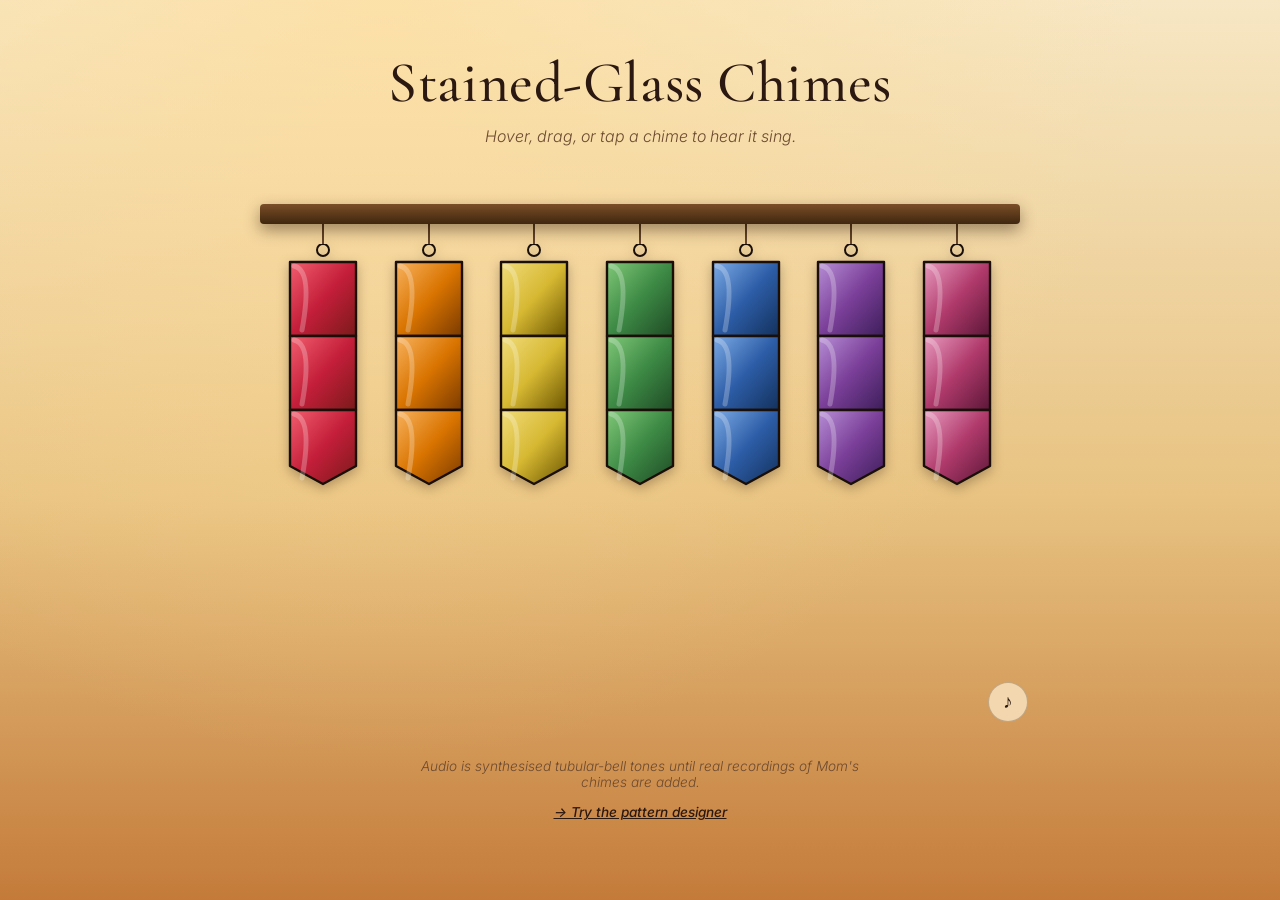
<file: index.html>
<!DOCTYPE html>
<html lang="en">
<head>
  <meta charset="UTF-8">
  <meta name="viewport" content="width=device-width, initial-scale=1.0">
  <title>Stained-Glass Chimes</title>
  <link rel="preconnect" href="https://fonts.googleapis.com">
  <link rel="preconnect" href="https://fonts.gstatic.com" crossorigin>
  <link href="https://fonts.googleapis.com/css2?family=Cormorant+Garamond:wght@400;500;600&family=Inter:wght@300;400;500&display=swap" rel="stylesheet">
  <link rel="stylesheet" href="styles.css">
</head>
<body>
  <main class="stage">
    <header class="intro">
      <h1>Stained-Glass Chimes</h1>
      <p class="tagline">Hover, drag, or tap a chime to hear it sing.</p>
    </header>

    <section class="chime-area" id="chime-area" aria-label="Interactive wind chime">
      <svg class="hanger" viewBox="0 0 800 40" preserveAspectRatio="none" aria-hidden="true">
        <defs>
          <linearGradient id="bar" x1="0" y1="0" x2="0" y2="1">
            <stop offset="0%"  stop-color="#7a4f29"/>
            <stop offset="50%" stop-color="#5d3a1a"/>
            <stop offset="100%" stop-color="#3e2710"/>
          </linearGradient>
        </defs>
        <rect x="20" y="10" width="760" height="20" rx="4" fill="url(#bar)"/>
      </svg>

      <div class="chimes" id="chimes"></div>

      <button id="muteBtn" class="mute-btn" aria-label="Mute audio" type="button">
        <span class="icon-sound">♪</span>
        <span class="icon-mute" hidden>✕</span>
      </button>
    </section>

    <footer class="hint">
      <p>Audio is synthesised tubular-bell tones until real recordings of Mom's chimes are added.</p>
      <p style="margin-top: 14px;">
        <a href="convert.html" style="color: var(--ink); font-weight: 500;">→ Try the pattern designer</a>
      </p>
    </footer>
  </main>

  <script src="chimes.js"></script>
</body>
</html>
</file>
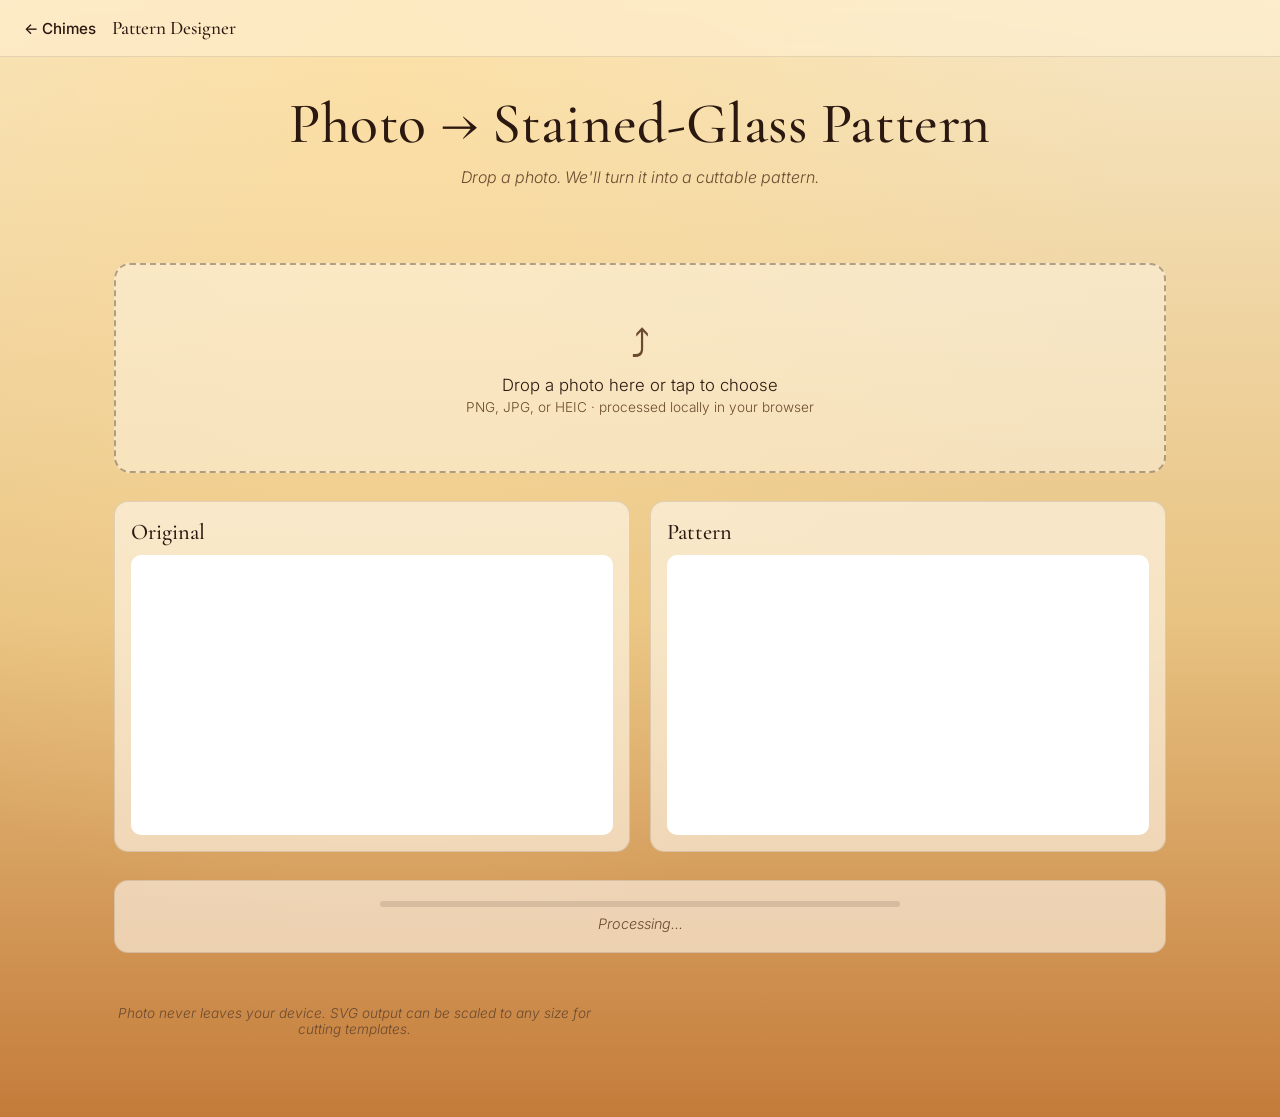
<file: convert.html>
<!DOCTYPE html>
<html lang="en">
<head>
  <meta charset="UTF-8">
  <meta name="viewport" content="width=device-width, initial-scale=1.0">
  <title>Pattern Designer — Stained-Glass Chimes</title>
  <link rel="preconnect" href="https://fonts.googleapis.com">
  <link rel="preconnect" href="https://fonts.gstatic.com" crossorigin>
  <link href="https://fonts.googleapis.com/css2?family=Cormorant+Garamond:wght@400;500;600&family=Inter:wght@300;400;500&display=swap" rel="stylesheet">
  <link rel="stylesheet" href="styles.css">
  <link rel="stylesheet" href="convert.css">
</head>
<body>
  <nav class="topnav">
    <a href="index.html" class="navlink">← Chimes</a>
    <span class="navtitle">Pattern Designer</span>
    <span class="navspacer"></span>
  </nav>

  <main class="converter">
    <header class="intro">
      <h1>Photo → Stained-Glass Pattern</h1>
      <p class="tagline">Drop a photo. We'll turn it into a cuttable pattern.</p>
    </header>

    <section class="dropzone" id="dropzone">
      <label class="dropzone-inner" for="fileInput">
        <div class="dropzone-icon">⤴</div>
        <p class="dropzone-text">Drop a photo here or tap to choose</p>
        <p class="dropzone-sub">PNG, JPG, or HEIC · processed locally in your browser</p>
        <input type="file" id="fileInput" accept="image/*" hidden>
      </label>
    </section>

    <section class="controls" id="controls" hidden>
      <div class="control-row">
        <label class="control">
          <span class="label-row">
            <span class="label-name">Panels</span>
            <span class="label-value" id="panelCountValue">60</span>
          </span>
          <input type="range" id="panelCount" min="15" max="150" step="1" value="60">
          <span class="control-help">More panels = finer detail, but harder to cut</span>
        </label>

        <label class="control">
          <span class="label-row">
            <span class="label-name">Colours</span>
            <span class="label-value" id="colorCountValue">8</span>
          </span>
          <input type="range" id="colorCount" min="3" max="14" step="1" value="8">
          <span class="control-help">How many distinct glass colours to use</span>
        </label>

        <label class="control">
          <span class="label-row">
            <span class="label-name">Smoothing</span>
            <span class="label-value" id="smoothingValue">3</span>
          </span>
          <input type="range" id="smoothing" min="0" max="8" step="1" value="3">
          <span class="control-help">Higher = simpler shapes, less photo detail</span>
        </label>

        <label class="control">
          <span class="label-row">
            <span class="label-name">Simplify</span>
            <span class="label-value" id="simplifyValue">2.0</span>
          </span>
          <input type="range" id="simplify" min="0.5" max="6" step="0.5" value="2.0">
          <span class="control-help">Higher = straighter panel edges</span>
        </label>
      </div>

      <div class="button-row">
        <button id="regenBtn" class="primary-btn" type="button">Regenerate</button>
        <button id="flattenBtn" class="ghost-btn toggle" type="button" aria-pressed="false">🪄 Flatten</button>
        <button id="undoBtn" class="ghost-btn" type="button" disabled>↶ Undo</button>
        <button id="downloadBtn" class="ghost-btn" type="button" disabled>Download SVG</button>
        <button id="resetBtn" class="ghost-btn" type="button">Start over</button>
      </div>
      <p class="edit-hint" id="editHint">
        Tap any panel to remove it — the largest adjacent panel grows to fill the space.
      </p>
    </section>

    <section class="results" id="results" hidden>
      <div class="result-panel">
        <h2>Original</h2>
        <div class="result-frame">
          <canvas id="originalCanvas"></canvas>
        </div>
      </div>
      <div class="result-panel">
        <h2>Pattern <span class="result-meta" id="patternMeta"></span></h2>
        <div class="result-frame">
          <div id="patternHolder"></div>
        </div>
      </div>
    </section>

    <div class="progress" id="progress" hidden>
      <div class="progress-bar"><div class="progress-fill" id="progressFill"></div></div>
      <div class="progress-text" id="progressText">Processing…</div>
    </div>

    <footer class="hint">
      <p>Photo never leaves your device. SVG output can be scaled to any size for cutting templates.</p>
    </footer>
  </main>

  <script src="convert.js"></script>
</body>
</html>
</file>
<file: styles.css>
/* Warm afternoon-through-glass background, plus type that reads as
   handcrafted rather than tech-startup. */

:root {
  --bg-top: #f7e7c4;
  --bg-mid: #e8c382;
  --bg-bot: #c47b3a;
  --ink: #2b1810;
  --ink-soft: #6b4a30;
  --lead: #1a0f08;
  --bar-shadow: rgba(40, 20, 8, 0.45);
}

* { box-sizing: border-box; }

html, body {
  margin: 0;
  padding: 0;
  min-height: 100%;
  background:
    radial-gradient(ellipse at 30% 0%, rgba(255, 220, 150, 0.6), transparent 60%),
    linear-gradient(180deg, var(--bg-top) 0%, var(--bg-mid) 55%, var(--bg-bot) 100%);
  color: var(--ink);
  font-family: 'Inter', -apple-system, BlinkMacSystemFont, sans-serif;
  font-weight: 300;
  overflow-x: hidden;
  user-select: none;
  -webkit-user-select: none;
}

.stage {
  min-height: 100vh;
  display: flex;
  flex-direction: column;
  align-items: center;
  padding: 48px 24px 32px;
  max-width: 960px;
  margin: 0 auto;
}

.intro {
  text-align: center;
  margin-bottom: 48px;
}

.intro h1 {
  font-family: 'Cormorant Garamond', Georgia, serif;
  font-weight: 500;
  font-size: clamp(2.4rem, 6vw, 3.6rem);
  letter-spacing: 0.01em;
  margin: 0 0 8px;
  color: var(--ink);
}

.intro .tagline {
  font-size: 1rem;
  color: var(--ink-soft);
  margin: 0;
  font-style: italic;
}

.chime-area {
  position: relative;
  width: 100%;
  max-width: 800px;
  height: 540px;
  touch-action: none; /* let our pointer handler own drag gestures */
}

.hanger {
  position: absolute;
  top: 0;
  left: 0;
  width: 100%;
  height: 40px;
  filter: drop-shadow(0 6px 8px var(--bar-shadow));
}

.chimes {
  position: absolute;
  top: 30px;
  left: 0;
  width: 100%;
  height: calc(100% - 30px);
  display: flex;
  justify-content: space-around;
  align-items: flex-start;
  padding: 0 30px;
}

.chime {
  position: relative;
  width: 70px;
  cursor: grab;
  transform-origin: 50% 0%;
  transition: transform 0.05s linear;
  will-change: transform;
}

.chime.dragging { cursor: grabbing; }

.chime .cord {
  display: block;
  width: 2px;
  height: 20px;
  margin: 0 auto;
  background: linear-gradient(180deg, #3e2710, #6b4a30);
}

.chime svg {
  display: block;
  width: 100%;
  height: auto;
  filter: drop-shadow(0 4px 6px rgba(40, 20, 8, 0.3));
}

/* Soft inner highlight on the panel, applied via an overlay for a "lit from
   behind" feel without baking it into the gradient. */
.chime .panel-highlight {
  mix-blend-mode: screen;
  opacity: 0.45;
  pointer-events: none;
}

/* Subtle wiggle when a chime is at rest — barely perceptible, just enough
   that nothing feels frozen. Pauses while the user is interacting. */
@keyframes breathe {
  0%, 100% { transform: rotate(0deg); }
  50%      { transform: rotate(0.4deg); }
}
.chime:not(.user-driven):not(.struck) {
  animation: breathe 6s ease-in-out infinite;
}
.chime:nth-child(2n):not(.user-driven):not(.struck) { animation-delay: -1.5s; }
.chime:nth-child(3n):not(.user-driven):not(.struck) { animation-delay: -3s;   }
.chime:nth-child(5n):not(.user-driven):not(.struck) { animation-delay: -4.5s; }

.mute-btn {
  position: absolute;
  bottom: 12px;
  right: 12px;
  width: 40px;
  height: 40px;
  border-radius: 50%;
  border: 1px solid rgba(43, 24, 16, 0.25);
  background: rgba(255, 240, 210, 0.7);
  color: var(--ink);
  font-size: 1.2rem;
  cursor: pointer;
  display: flex;
  align-items: center;
  justify-content: center;
  backdrop-filter: blur(4px);
  -webkit-backdrop-filter: blur(4px);
  transition: background 0.2s, transform 0.1s;
}
.mute-btn:hover  { background: rgba(255, 240, 210, 0.9); }
.mute-btn:active { transform: scale(0.95); }

.hint {
  margin-top: 24px;
  font-size: 0.85rem;
  color: var(--ink-soft);
  text-align: center;
  font-style: italic;
  max-width: 480px;
}
.hint p { margin: 0; }

@media (max-width: 600px) {
  .chime-area { height: 460px; }
  .chime { width: 50px; }
  .chimes { padding: 0 10px; }
}
</file>
<file: convert.css>
/* Converter-specific styles — shares the warm palette from styles.css */

.topnav {
  display: flex;
  align-items: center;
  gap: 16px;
  padding: 16px 24px;
  background: rgba(255, 240, 210, 0.6);
  backdrop-filter: blur(6px);
  -webkit-backdrop-filter: blur(6px);
  border-bottom: 1px solid rgba(43, 24, 16, 0.12);
}
.navlink {
  color: var(--ink);
  text-decoration: none;
  font-size: 0.95rem;
  font-weight: 500;
}
.navlink:hover { text-decoration: underline; }
.navtitle {
  font-family: 'Cormorant Garamond', Georgia, serif;
  font-size: 1.2rem;
  font-weight: 500;
}
.navspacer { flex: 1; }

.converter {
  max-width: 1100px;
  margin: 0 auto;
  padding: 32px 24px 80px;
  display: flex;
  flex-direction: column;
  gap: 28px;
}

.dropzone {
  border: 2px dashed rgba(43, 24, 16, 0.35);
  border-radius: 16px;
  background: rgba(255, 250, 240, 0.45);
  transition: background 0.2s, border-color 0.2s;
}
.dropzone.drag { background: rgba(255, 230, 180, 0.7); border-color: var(--ink); }
.dropzone-inner {
  display: flex;
  flex-direction: column;
  align-items: center;
  justify-content: center;
  padding: 56px 24px;
  cursor: pointer;
  text-align: center;
}
.dropzone-icon {
  font-size: 2.4rem;
  color: var(--ink-soft);
  margin-bottom: 8px;
}
.dropzone-text {
  font-size: 1.05rem;
  margin: 0 0 4px;
  color: var(--ink);
}
.dropzone-sub {
  font-size: 0.85rem;
  margin: 0;
  color: var(--ink-soft);
}

.controls {
  background: rgba(255, 250, 240, 0.6);
  border: 1px solid rgba(43, 24, 16, 0.12);
  border-radius: 14px;
  padding: 20px;
}

.control-row {
  display: grid;
  grid-template-columns: repeat(auto-fit, minmax(220px, 1fr));
  gap: 18px;
  margin-bottom: 18px;
}

.control { display: flex; flex-direction: column; gap: 6px; }
.label-row { display: flex; justify-content: space-between; align-items: baseline; }
.label-name {
  font-size: 0.9rem;
  font-weight: 500;
}
.label-value {
  font-family: 'Inter', monospace;
  font-variant-numeric: tabular-nums;
  font-size: 1rem;
  font-weight: 500;
  color: var(--ink-soft);
}
.control input[type="range"] {
  width: 100%;
  accent-color: var(--bg-bot);
}
.control-help {
  font-size: 0.75rem;
  color: var(--ink-soft);
  font-style: italic;
}

.button-row {
  display: flex;
  gap: 10px;
  flex-wrap: wrap;
}
.primary-btn,
.ghost-btn {
  font-family: inherit;
  font-size: 0.95rem;
  padding: 10px 18px;
  border-radius: 10px;
  cursor: pointer;
  border: 1px solid transparent;
  transition: background 0.15s, transform 0.05s;
}
.primary-btn {
  background: var(--ink);
  color: #f7e7c4;
  border-color: var(--ink);
}
.primary-btn:hover  { background: #1a0f08; }
.primary-btn:active { transform: scale(0.98); }
.ghost-btn {
  background: transparent;
  color: var(--ink);
  border-color: rgba(43, 24, 16, 0.35);
}
.ghost-btn:hover  { background: rgba(43, 24, 16, 0.08); }
.ghost-btn:active { transform: scale(0.98); }
.ghost-btn:disabled {
  opacity: 0.4;
  cursor: not-allowed;
}
.ghost-btn.toggle[aria-pressed="true"] {
  background: var(--ink);
  color: #f7e7c4;
  border-color: var(--ink);
}

.results {
  display: grid;
  grid-template-columns: 1fr 1fr;
  gap: 20px;
}
@media (max-width: 720px) {
  .results { grid-template-columns: 1fr; }
}

.result-panel {
  background: rgba(255, 250, 240, 0.6);
  border: 1px solid rgba(43, 24, 16, 0.12);
  border-radius: 14px;
  padding: 16px;
}
.result-panel h2 {
  font-family: 'Cormorant Garamond', Georgia, serif;
  font-size: 1.4rem;
  font-weight: 500;
  margin: 0 0 10px;
  display: flex;
  align-items: baseline;
  justify-content: space-between;
}
.result-meta {
  font-family: 'Inter', sans-serif;
  font-size: 0.8rem;
  color: var(--ink-soft);
  font-weight: 400;
}
.result-frame {
  border-radius: 10px;
  overflow: hidden;
  background: white;
  display: flex;
  align-items: center;
  justify-content: center;
  min-height: 280px;
}
.result-frame canvas,
.result-frame svg {
  display: block;
  max-width: 100%;
  height: auto;
}

/* Clickable panels in the pattern preview. Hover gives a subtle wash so it's
   obvious the panel is interactive without screaming "selected". */
.result-frame svg polygon[data-region-id] {
  cursor: pointer;
  transition: opacity 0.12s, filter 0.12s;
}
.result-frame svg polygon[data-region-id]:hover {
  opacity: 0.6;
  filter: saturate(1.4) brightness(1.05);
}

.edit-hint {
  margin: 14px 0 0;
  font-size: 0.85rem;
  color: var(--ink-soft);
  font-style: italic;
}

.progress {
  display: flex;
  flex-direction: column;
  align-items: center;
  gap: 8px;
  padding: 20px;
  background: rgba(255, 250, 240, 0.6);
  border: 1px solid rgba(43, 24, 16, 0.12);
  border-radius: 14px;
}
.progress-bar {
  width: 100%;
  max-width: 520px;
  height: 6px;
  background: rgba(43, 24, 16, 0.12);
  border-radius: 3px;
  overflow: hidden;
}
.progress-fill {
  height: 100%;
  width: 0%;
  background: var(--ink);
  transition: width 0.2s ease-out;
}
.progress-text {
  font-size: 0.9rem;
  color: var(--ink-soft);
  font-style: italic;
}
</file>
